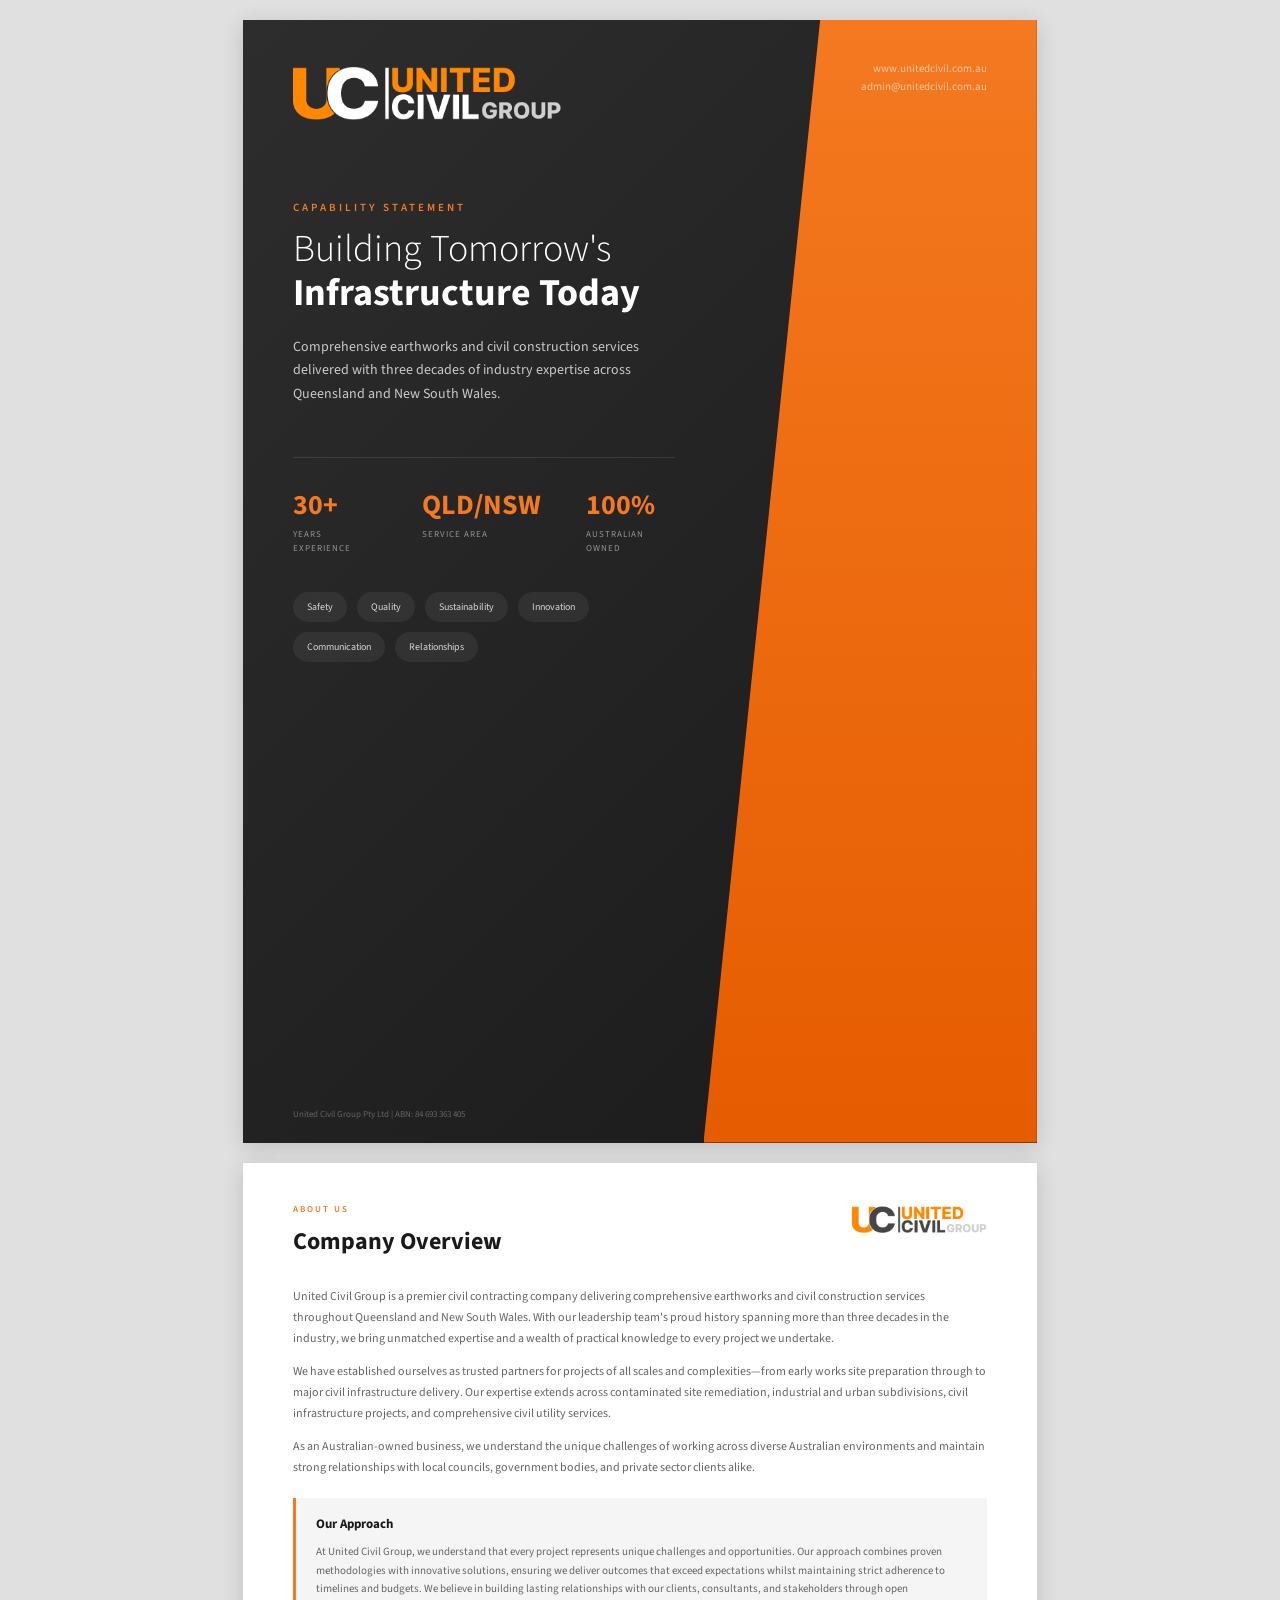
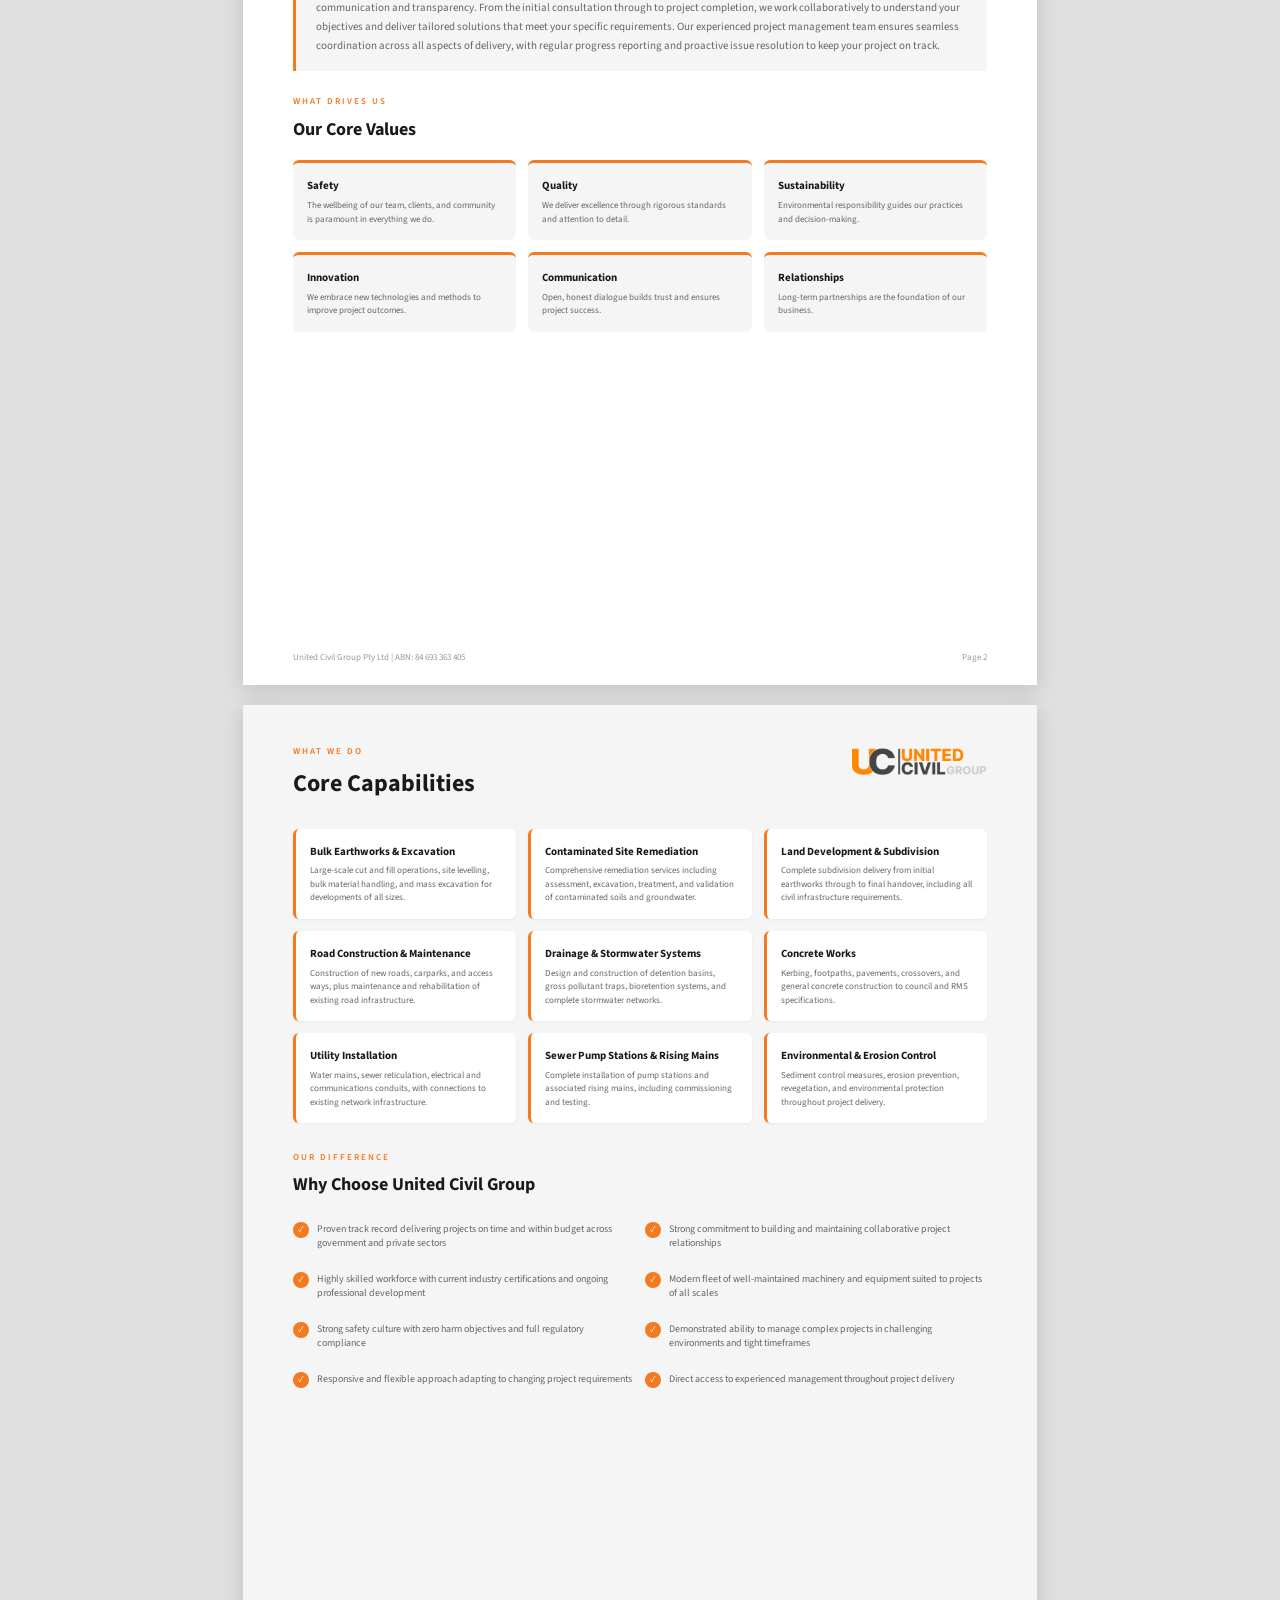
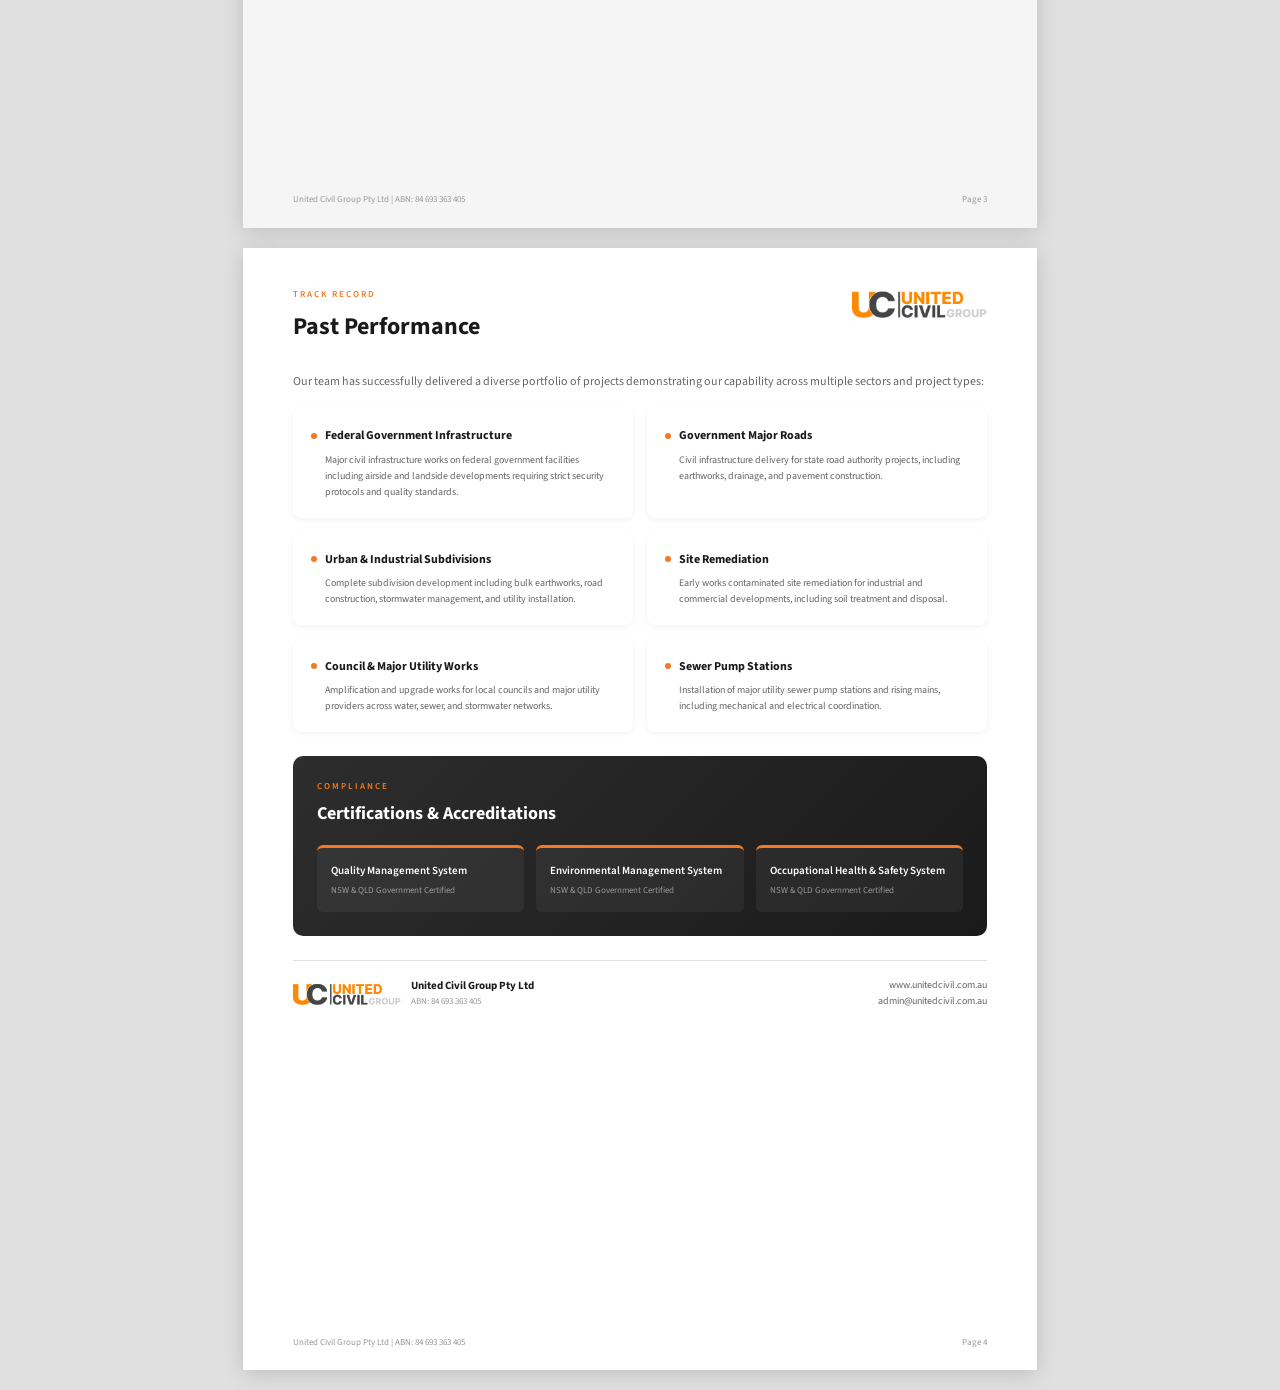
<file: capability-statement.html>
<!DOCTYPE html>
<html lang="en">
<head>
  <meta charset="UTF-8">
  <meta name="viewport" content="width=device-width, initial-scale=1.0">
  <title>Capability Statement | United Civil Group - Civil Contracting Experts</title>
  <meta name="description" content="United Civil Group capability statement. 30+ years delivering earthworks, site remediation, subdivisions and civil infrastructure across Queensland and New South Wales.">
  <meta name="robots" content="index, follow">
  <link rel="canonical" href="https://unitedcivil.com.au/capability-statement.html">

  <meta property="og:type" content="website">
  <meta property="og:url" content="https://unitedcivil.com.au/capability-statement.html">
  <meta property="og:title" content="Capability Statement | United Civil Group">
  <meta property="og:description" content="30+ years delivering earthworks, site remediation, subdivisions and civil infrastructure across QLD and NSW.">
  <meta property="og:site_name" content="United Civil Group">

  <link rel="icon" type="image/x-icon" href="assets/ico/Back/favicon.ico">
  <link href="https://fonts.googleapis.com/css2?family=Source+Sans+3:wght@300;400;600;700&display=swap" rel="stylesheet">
  <style>
    :root { --orange: #f47920; --grey-dark: #2d2d2d; --grey-darker: #1a1a1a; --grey-mid: #666; --grey-light: #999; --bg-light: #f5f5f5; }
    * { margin: 0; padding: 0; box-sizing: border-box; }
    body { font-family: 'Source Sans 3', sans-serif; color: #1a1a1a; line-height: 1.6; background: #e0e0e0; }
    @page { size: A4; margin: 0; }
    .page { width: 210mm; min-height: 297mm; background: white; margin: 20px auto; position: relative; overflow: hidden; box-shadow: 0 4px 20px rgba(0,0,0,0.15); page-break-after: always; }
    .page:last-child { page-break-after: auto; }
    .page-hero { background: linear-gradient(135deg, #2d2d2d 0%, #1a1a1a 100%); color: white; }
    .hero-accent { position: absolute; top: 0; right: 0; width: 42%; height: 100%; background: linear-gradient(180deg, #f47920 0%, #e65c00 100%); clip-path: polygon(35% 0, 100% 0, 100% 100%, 0% 100%); }
    .page-content { position: relative; z-index: 1; padding: 40px 50px; }
    .header { display: flex; justify-content: space-between; align-items: flex-start; }
    .logo img { height: 60px; }
    .logo-small img { height: 30px; }
    .logo-white img { filter: brightness(0) invert(1); }
    .contact-info { text-align: right; font-size: 11px; color: rgba(255,255,255,0.6); line-height: 1.6; }
    .contact-info-dark { color: #666; }
    .hero-content { margin-top: 70px; max-width: 55%; }
    .tagline { color: #f47920; font-size: 11px; font-weight: 600; letter-spacing: 3px; text-transform: uppercase; margin-bottom: 12px; }
    .hero-title { font-size: 38px; font-weight: 300; line-height: 1.15; margin-bottom: 20px; }
    .hero-title strong { font-weight: 700; display: block; }
    .hero-subtitle { font-size: 14px; color: rgba(255,255,255,0.75); line-height: 1.7; max-width: 400px; }
    .stats-bar { display: flex; gap: 45px; margin-top: 50px; padding-top: 25px; border-top: 1px solid rgba(255,255,255,0.1); }
    .stat-value { color: #f47920; font-size: 28px; font-weight: 700; }
    .stat-label { color: rgba(255,255,255,0.5); font-size: 9px; text-transform: uppercase; letter-spacing: 1px; }
    .values-pills { display: flex; flex-wrap: wrap; gap: 10px; margin-top: 35px; }
    .value-pill { background: rgba(255,255,255,0.06); padding: 7px 14px; border-radius: 50px; font-size: 10px; color: rgba(255,255,255,0.8); }
    .page-footer { position: absolute; bottom: 20px; left: 50px; font-size: 9px; color: rgba(255,255,255,0.3); }
    .page-footer-dark { color: #999; }
    .page-number { position: absolute; bottom: 20px; right: 50px; font-size: 9px; color: #999; }
    .section-header { display: flex; justify-content: space-between; align-items: flex-start; margin-bottom: 25px; }
    .section-tag { color: #f47920; font-size: 9px; font-weight: 600; letter-spacing: 2px; text-transform: uppercase; margin-bottom: 6px; }
    .section-title { font-size: 24px; font-weight: 700; }
    .overview-text { font-size: 12px; color: #666; line-height: 1.75; margin-bottom: 12px; }
    .approach-box { background: #f5f5f5; border-left: 3px solid #f47920; padding: 16px 20px; margin-top: 20px; }
    .approach-box h3 { font-size: 13px; font-weight: 700; margin-bottom: 8px; }
    .approach-box p { font-size: 11px; color: #666; line-height: 1.7; }
    .values-grid, .capabilities-grid { display: grid; grid-template-columns: repeat(3, 1fr); gap: 12px; margin-top: 16px; }
    .value-card { background: #f5f5f5; padding: 14px; border-radius: 6px; border-top: 3px solid #f47920; }
    .capability-card { background: white; padding: 14px; border-radius: 6px; border-left: 3px solid #f47920; box-shadow: 0 1px 3px rgba(0,0,0,0.05); }
    .value-card h4, .capability-card h4 { font-size: 11px; font-weight: 700; margin-bottom: 4px; }
    .value-card p, .capability-card p { font-size: 9px; color: #666; line-height: 1.5; }
    .benefits-grid { display: grid; grid-template-columns: repeat(2, 1fr); gap: 10px; margin-top: 16px; }
    .benefit-item { display: flex; align-items: flex-start; gap: 8px; padding: 6px 0; }
    .benefit-check { width: 16px; height: 16px; background: #f47920; border-radius: 50%; display: flex; align-items: center; justify-content: center; color: white; font-size: 9px; flex-shrink: 0; }
    .benefit-item span { font-size: 10px; color: #666; line-height: 1.4; }
    .projects-grid { display: grid; grid-template-columns: repeat(2, 1fr); gap: 14px; }
    .project-card { background: white; padding: 18px; border-radius: 8px; box-shadow: 0 2px 6px rgba(0,0,0,0.05); }
    .project-card h4 { font-size: 12px; font-weight: 700; margin-bottom: 6px; display: flex; align-items: center; gap: 8px; }
    .project-card h4::before { content: ''; width: 6px; height: 6px; background: #f47920; border-radius: 50%; }
    .project-card p { font-size: 10px; color: #666; line-height: 1.6; padding-left: 14px; }
    .certifications-box { background: linear-gradient(135deg, #2d2d2d 0%, #1a1a1a 100%); border-radius: 10px; padding: 24px; margin-top: 24px; }
    .certifications-box .section-title { color: white; font-size: 18px; margin-bottom: 16px; }
    .cert-grid { display: grid; grid-template-columns: repeat(3, 1fr); gap: 12px; }
    .cert-card { background: rgba(255,255,255,0.05); padding: 14px; border-radius: 6px; border-top: 3px solid #f47920; }
    .cert-card h4 { color: white; font-size: 11px; font-weight: 600; margin-bottom: 4px; }
    .cert-card p { color: rgba(255,255,255,0.5); font-size: 9px; }
    .contact-footer { display: flex; justify-content: space-between; align-items: center; padding-top: 16px; border-top: 1px solid #e0e0e0; margin-top: 24px; }
    .contact-footer-left { display: flex; align-items: center; gap: 10px; }
    .contact-footer-left img { height: 24px; }
    .contact-footer-left .company-name { font-weight: 700; font-size: 11px; }
    .contact-footer-left .company-abn { font-size: 9px; color: #999; }
    .contact-footer-right { text-align: right; font-size: 10px; color: #666; }
    @media print { body { background: white; } .page { margin: 0; box-shadow: none; } }
  </style>
</head>
<body>
  <div class="page page-hero">
    <div class="hero-accent"></div>
    <div class="page-content">
      <div class="header">
        <div class="logo"><img src="/assets/logodrk.png" alt="United Civil Group"></div>
        <div class="contact-info"><div>www.unitedcivil.com.au</div><div>admin@unitedcivil.com.au</div></div>
      </div>
      <div class="hero-content">
        <div class="tagline">Capability Statement</div>
        <h1 class="hero-title">Building Tomorrow's<strong>Infrastructure Today</strong></h1>
        <p class="hero-subtitle">Comprehensive earthworks and civil construction services delivered with three decades of industry expertise across Queensland and New South Wales.</p>
        <div class="stats-bar">
          <div><div class="stat-value">30+</div><div class="stat-label">Years Experience</div></div>
          <div><div class="stat-value">QLD/NSW</div><div class="stat-label">Service Area</div></div>
          <div><div class="stat-value">100%</div><div class="stat-label">Australian Owned</div></div>
        </div>
        <div class="values-pills">
          <span class="value-pill">Safety</span><span class="value-pill">Quality</span><span class="value-pill">Sustainability</span>
          <span class="value-pill">Innovation</span><span class="value-pill">Communication</span><span class="value-pill">Relationships</span>
        </div>
      </div>
    </div>
    <div class="page-footer">United Civil Group Pty Ltd | ABN: 84 693 363 405</div>
  </div>
  <div class="page">
    <div class="page-content">
      <div class="section-header">
        <div><div class="section-tag">About Us</div><h2 class="section-title">Company Overview</h2></div>
        <div class="logo-small"><img src="/assets/Rev1.png" alt="UCG"></div>
      </div>
      <div class="overview-text">United Civil Group is a premier civil contracting company delivering comprehensive earthworks and civil construction services throughout Queensland and New South Wales. With our leadership team's proud history spanning more than three decades in the industry, we bring unmatched expertise and a wealth of practical knowledge to every project we undertake.</div>
      <div class="overview-text">We have established ourselves as trusted partners for projects of all scales and complexities—from early works site preparation through to major civil infrastructure delivery. Our expertise extends across contaminated site remediation, industrial and urban subdivisions, civil infrastructure projects, and comprehensive civil utility services.</div>
      <div class="overview-text">As an Australian-owned business, we understand the unique challenges of working across diverse Australian environments and maintain strong relationships with local councils, government bodies, and private sector clients alike.</div>
      <div class="approach-box">
        <h3>Our Approach</h3>
        <p>At United Civil Group, we understand that every project represents unique challenges and opportunities. Our approach combines proven methodologies with innovative solutions, ensuring we deliver outcomes that exceed expectations whilst maintaining strict adherence to timelines and budgets. We believe in building lasting relationships with our clients, consultants, and stakeholders through open communication and transparency. From the initial consultation through to project completion, we work collaboratively to understand your objectives and deliver tailored solutions that meet your specific requirements. Our experienced project management team ensures seamless coordination across all aspects of delivery, with regular progress reporting and proactive issue resolution to keep your project on track.</p>
      </div>
      <div style="margin-top: 24px;">
        <div class="section-tag">What Drives Us</div>
        <h2 class="section-title" style="font-size: 18px; margin-bottom: 12px;">Our Core Values</h2>
        <div class="values-grid">
          <div class="value-card"><h4>Safety</h4><p>The wellbeing of our team, clients, and community is paramount in everything we do.</p></div>
          <div class="value-card"><h4>Quality</h4><p>We deliver excellence through rigorous standards and attention to detail.</p></div>
          <div class="value-card"><h4>Sustainability</h4><p>Environmental responsibility guides our practices and decision-making.</p></div>
          <div class="value-card"><h4>Innovation</h4><p>We embrace new technologies and methods to improve project outcomes.</p></div>
          <div class="value-card"><h4>Communication</h4><p>Open, honest dialogue builds trust and ensures project success.</p></div>
          <div class="value-card"><h4>Relationships</h4><p>Long-term partnerships are the foundation of our business.</p></div>
        </div>
      </div>
    </div>
    <div class="page-footer page-footer-dark">United Civil Group Pty Ltd | ABN: 84 693 363 405</div>
    <div class="page-number">Page 2</div>
  </div>
  <div class="page" style="background: #f5f5f5;">
    <div class="page-content">
      <div class="section-header">
        <div><div class="section-tag">What We Do</div><h2 class="section-title">Core Capabilities</h2></div>
        <div class="logo-small"><img src="/assets/Rev1.png" alt="UCG"></div>
      </div>
      <div class="capabilities-grid">
        <div class="capability-card"><h4>Bulk Earthworks & Excavation</h4><p>Large-scale cut and fill operations, site levelling, bulk material handling, and mass excavation for developments of all sizes.</p></div>
        <div class="capability-card"><h4>Contaminated Site Remediation</h4><p>Comprehensive remediation services including assessment, excavation, treatment, and validation of contaminated soils and groundwater.</p></div>
        <div class="capability-card"><h4>Land Development & Subdivision</h4><p>Complete subdivision delivery from initial earthworks through to final handover, including all civil infrastructure requirements.</p></div>
        <div class="capability-card"><h4>Road Construction & Maintenance</h4><p>Construction of new roads, carparks, and access ways, plus maintenance and rehabilitation of existing road infrastructure.</p></div>
        <div class="capability-card"><h4>Drainage & Stormwater Systems</h4><p>Design and construction of detention basins, gross pollutant traps, bioretention systems, and complete stormwater networks.</p></div>
        <div class="capability-card"><h4>Concrete Works</h4><p>Kerbing, footpaths, pavements, crossovers, and general concrete construction to council and RMS specifications.</p></div>
        <div class="capability-card"><h4>Utility Installation</h4><p>Water mains, sewer reticulation, electrical and communications conduits, with connections to existing network infrastructure.</p></div>
        <div class="capability-card"><h4>Sewer Pump Stations & Rising Mains</h4><p>Complete installation of pump stations and associated rising mains, including commissioning and testing.</p></div>
        <div class="capability-card"><h4>Environmental & Erosion Control</h4><p>Sediment control measures, erosion prevention, revegetation, and environmental protection throughout project delivery.</p></div>
      </div>
      <div style="margin-top: 28px;">
        <div class="section-tag">Our Difference</div>
        <h2 class="section-title" style="font-size: 18px; margin-bottom: 8px;">Why Choose United Civil Group</h2>
        <div class="benefits-grid">
          <div class="benefit-item"><div class="benefit-check">✓</div><span>Proven track record delivering projects on time and within budget across government and private sectors</span></div>
          <div class="benefit-item"><div class="benefit-check">✓</div><span>Strong commitment to building and maintaining collaborative project relationships</span></div>
          <div class="benefit-item"><div class="benefit-check">✓</div><span>Highly skilled workforce with current industry certifications and ongoing professional development</span></div>
          <div class="benefit-item"><div class="benefit-check">✓</div><span>Modern fleet of well-maintained machinery and equipment suited to projects of all scales</span></div>
          <div class="benefit-item"><div class="benefit-check">✓</div><span>Strong safety culture with zero harm objectives and full regulatory compliance</span></div>
          <div class="benefit-item"><div class="benefit-check">✓</div><span>Demonstrated ability to manage complex projects in challenging environments and tight timeframes</span></div>
          <div class="benefit-item"><div class="benefit-check">✓</div><span>Responsive and flexible approach adapting to changing project requirements</span></div>
          <div class="benefit-item"><div class="benefit-check">✓</div><span>Direct access to experienced management throughout project delivery</span></div>
        </div>
      </div>
    </div>
    <div class="page-footer page-footer-dark">United Civil Group Pty Ltd | ABN: 84 693 363 405</div>
    <div class="page-number">Page 3</div>
  </div>
  <div class="page">
    <div class="page-content">
      <div class="section-header">
        <div><div class="section-tag">Track Record</div><h2 class="section-title">Past Performance</h2></div>
        <div class="logo-small"><img src="/assets/Rev1.png" alt="UCG"></div>
      </div>
      <p class="overview-text" style="margin-bottom: 16px;">Our team has successfully delivered a diverse portfolio of projects demonstrating our capability across multiple sectors and project types:</p>
      <div class="projects-grid">
        <div class="project-card"><h4>Federal Government Infrastructure</h4><p>Major civil infrastructure works on federal government facilities including airside and landside developments requiring strict security protocols and quality standards.</p></div>
        <div class="project-card"><h4>Government Major Roads</h4><p>Civil infrastructure delivery for state road authority projects, including earthworks, drainage, and pavement construction.</p></div>
        <div class="project-card"><h4>Urban & Industrial Subdivisions</h4><p>Complete subdivision development including bulk earthworks, road construction, stormwater management, and utility installation.</p></div>
        <div class="project-card"><h4>Site Remediation</h4><p>Early works contaminated site remediation for industrial and commercial developments, including soil treatment and disposal.</p></div>
        <div class="project-card"><h4>Council & Major Utility Works</h4><p>Amplification and upgrade works for local councils and major utility providers across water, sewer, and stormwater networks.</p></div>
        <div class="project-card"><h4>Sewer Pump Stations</h4><p>Installation of major utility sewer pump stations and rising mains, including mechanical and electrical coordination.</p></div>
      </div>
      <div class="certifications-box">
        <div class="section-tag">Compliance</div>
        <h3 class="section-title">Certifications & Accreditations</h3>
        <div class="cert-grid">
          <div class="cert-card"><h4>Quality Management System</h4><p>NSW & QLD Government Certified</p></div>
          <div class="cert-card"><h4>Environmental Management System</h4><p>NSW & QLD Government Certified</p></div>
          <div class="cert-card"><h4>Occupational Health & Safety System</h4><p>NSW & QLD Government Certified</p></div>
        </div>
      </div>
      <div class="contact-footer">
        <div class="contact-footer-left">
          <img src="/assets/Rev1.png" alt="UCG">
          <div><div class="company-name">United Civil Group Pty Ltd</div><div class="company-abn">ABN: 84 693 363 405</div></div>
        </div>
        <div class="contact-footer-right"><div>www.unitedcivil.com.au</div><div>admin@unitedcivil.com.au</div></div>
      </div>
    </div>
    <div class="page-footer page-footer-dark">United Civil Group Pty Ltd | ABN: 84 693 363 405</div>
    <div class="page-number">Page 4</div>
  </div>
</body>
</html>
</file>
